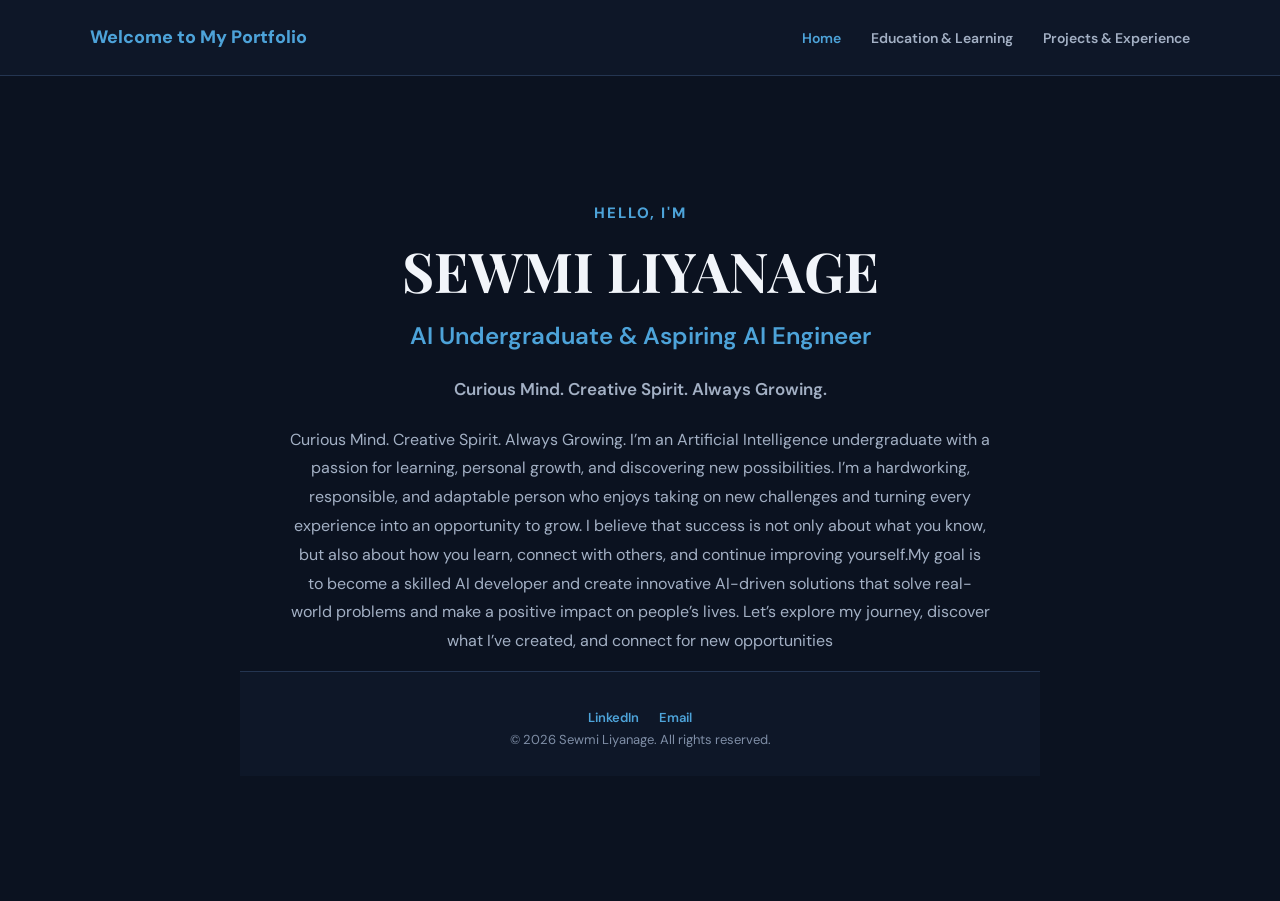
<file: index.html>
<!DOCTYPE html>
<html lang="en">

<head>
    <meta charset="UTF-8">
    <meta name="viewport" content="width=device-width, initial-scale=1.0">

    <title>My Portfolio | AI Undergraduate</title>

    <!-- Google Fonts -->
    <link rel="preconnect" href="https://fonts.googleapis.com">
    <link rel="preconnect" href="https://fonts.gstatic.com" crossorigin>

    <link
        href="https://fonts.googleapis.com/css2?family=DM+Sans:wght@400;500;600;700;800&family=Playfair+Display:wght@600;700&display=swap"
        rel="stylesheet">

    <!-- CSS -->
    <link rel="stylesheet" href="style.css">
</head>


<body>

    <!-- =========================
         NAVIGATION
    ========================== -->

    <header>

        <nav class="navbar">

            <div class="logo">
                Welcome to My Portfolio
            </div>

            <ul class="nav-links">

                <li>
                    <a href="index.html" class="active">
                        Home
                    </a>
                </li>

                <li>
                    <a href="education.html">
                        Education & Learning
                    </a>
                </li>

                <li>
                    <a href="experience.html">
                        Projects & Experience
                    </a>
                </li>

            </ul>

        </nav>

    </header>


    <!-- =========================
         HOME
    ========================== -->

    <main class="home">

        <section class="hero">

            <p class="intro">
                Hello, I'm
            </p>

            <h1>
                SEWMI LIYANAGE
            </h1>

            <h2>
                AI Undergraduate & Aspiring AI Engineer
            </h2>

            <h3>
                Curious Mind. Creative Spirit. Always Growing.
            </h3>


            <p class="hero-text">
               

Curious Mind. Creative Spirit. Always Growing.

I’m an Artificial Intelligence undergraduate with a passion for learning, personal growth, and discovering new possibilities. I’m a hardworking, responsible, and adaptable person who enjoys taking on new challenges and turning every experience into an opportunity to grow.

I believe that success is not only about what you know, but also about how you learn, connect with others, and continue improving yourself.My goal is to become a skilled AI developer and create innovative AI-driven solutions that solve real-world problems and make a positive impact on people’s lives.

Let’s explore my journey, discover what I’ve created, and connect for new opportunities

<footer>
    

    <p class="footer-links">
        <a href="https://www.linkedin.com/in/sewmi-liyanage" target="_blank" rel="noopener noreferrer">LinkedIn</a>
        <a href="mailto:snpliyanage987@gmail.com">Email</a>
    </p>
     <p>© 2026 Sewmi Liyanage. All rights reserved.</p>
</footer>
</file>
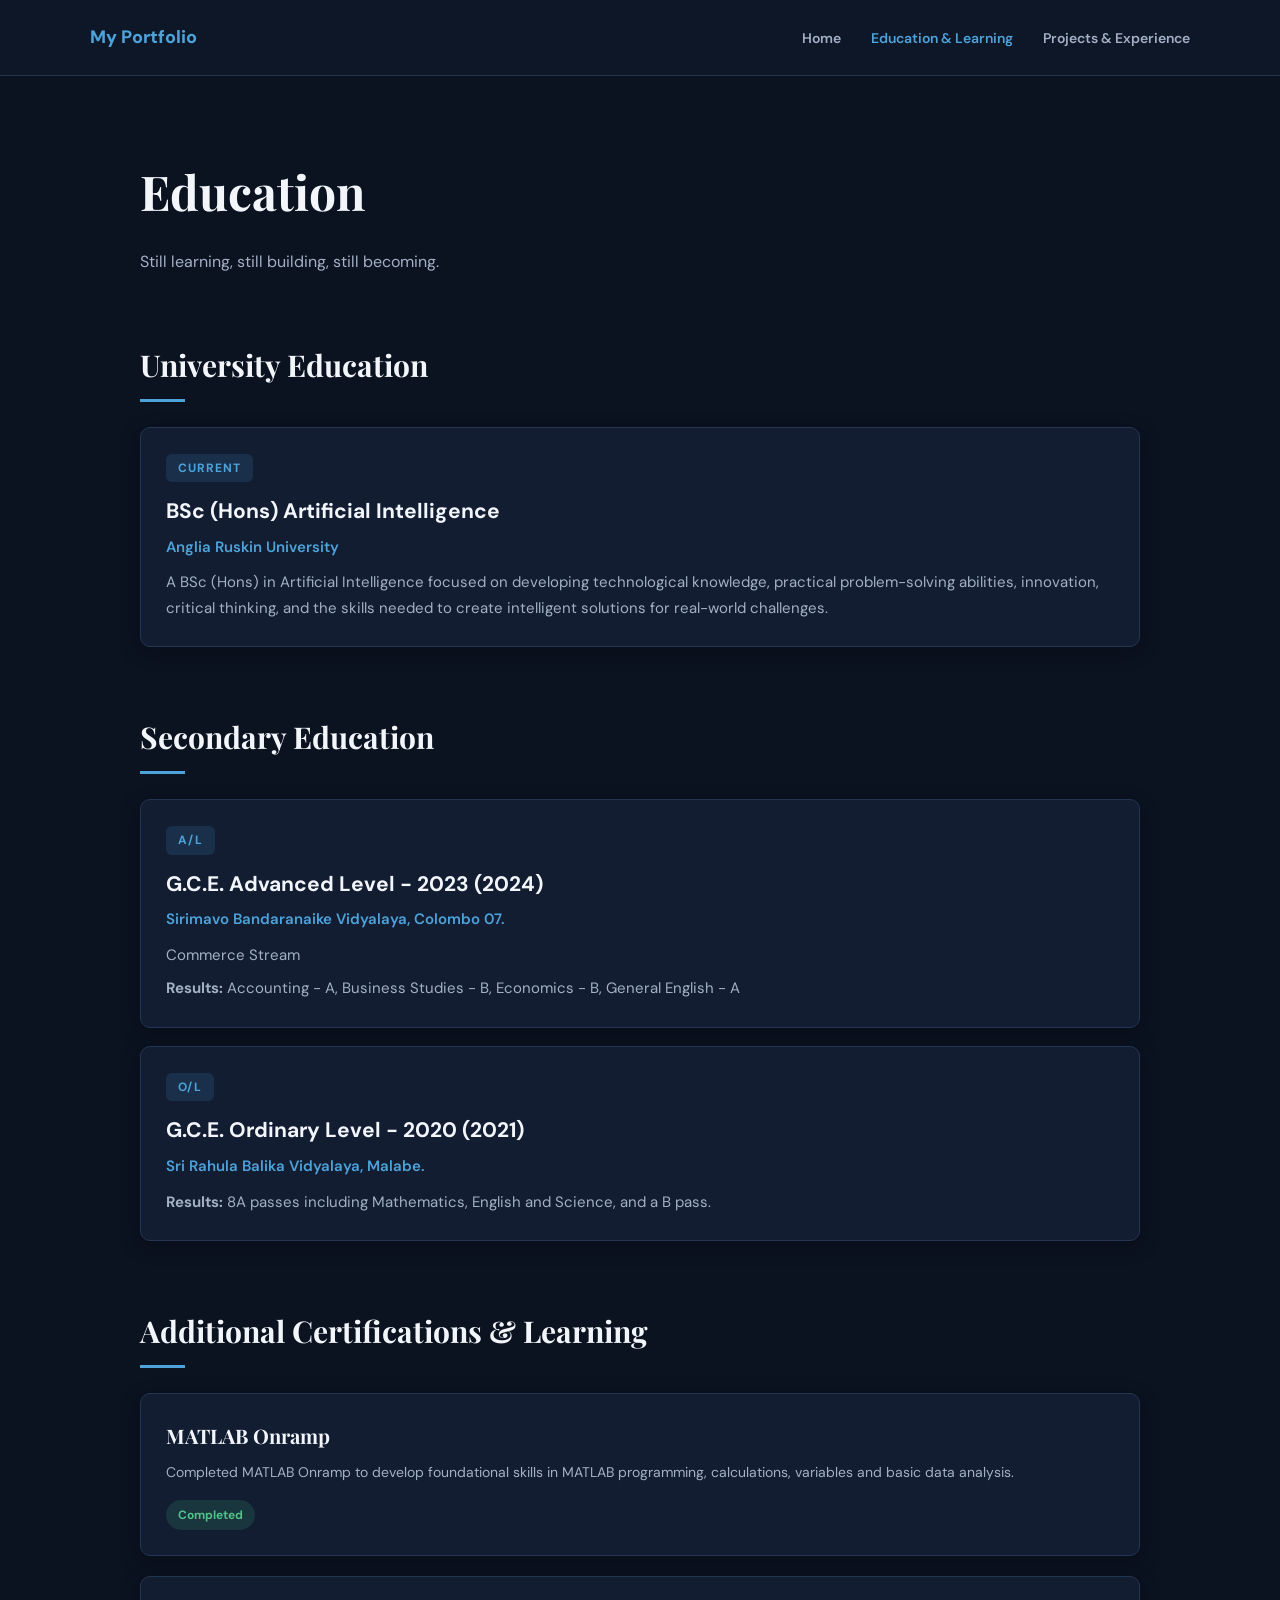
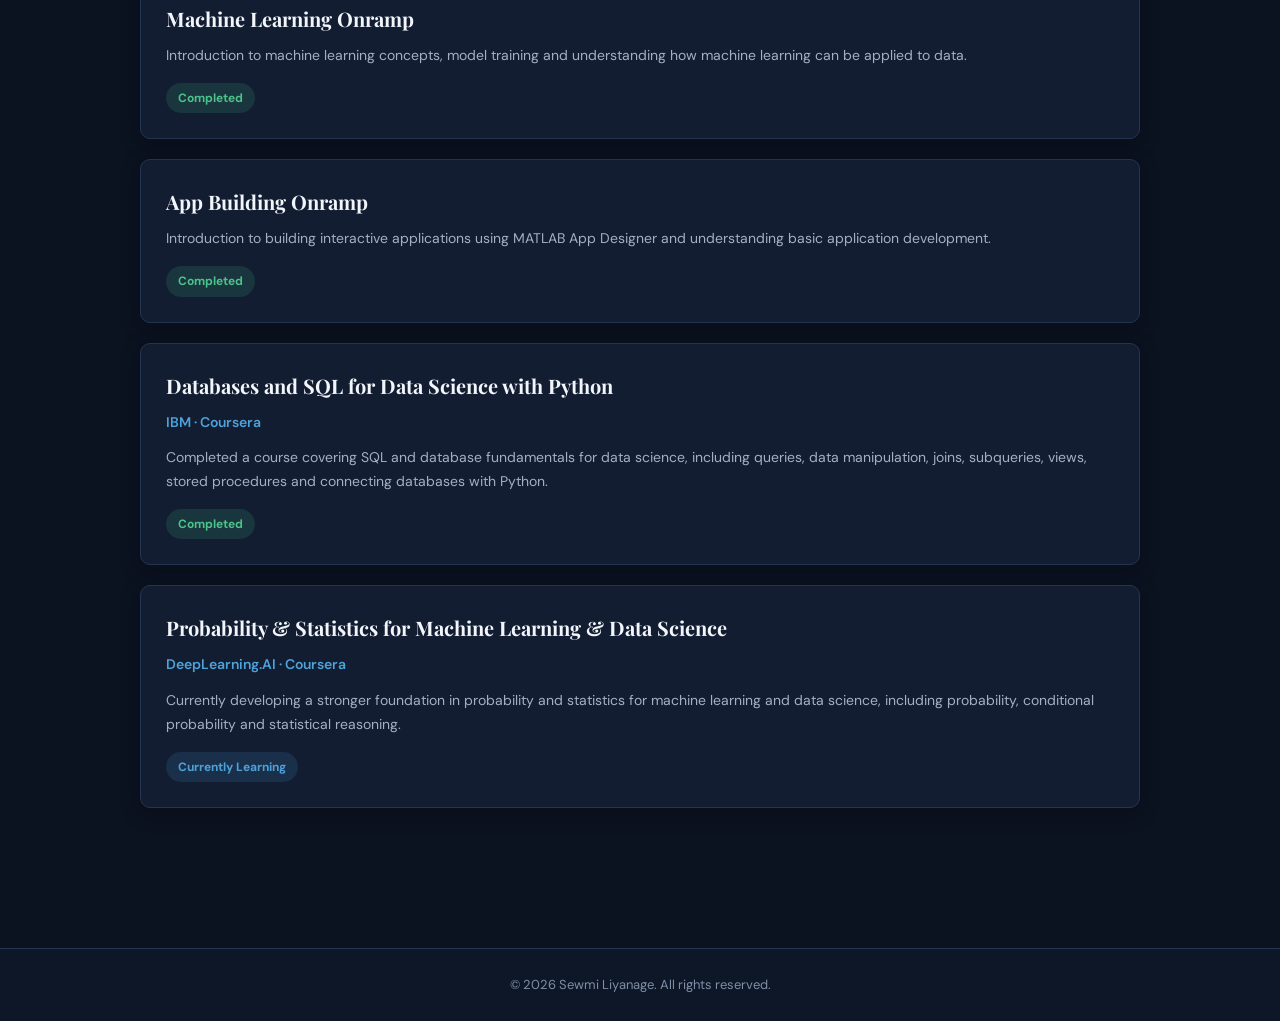
<file: education.html>
<!DOCTYPE html>
<html lang="en">
<head>
    <meta charset="UTF-8">
    <meta name="viewport" content="width=device-width, initial-scale=1.0">

    <title>Education & Learning | My Portfolio</title>

    <!-- Google Fonts -->
    <link rel="preconnect" href="https://fonts.googleapis.com">
    <link rel="preconnect" href="https://fonts.gstatic.com" crossorigin>
    <link href="https://fonts.googleapis.com/css2?family=DM+Sans:wght@400;500;600;700&family=Playfair+Display:wght@600;700&display=swap" rel="stylesheet">

    <link rel="stylesheet" href="style.css">
</head>

<body>

    <!-- Navigation -->
    <header>
        <nav class="navbar">

            <div class="logo">My Portfolio</div>

            <ul class="nav-links">
                <li><a href="index.html">Home</a></li>
                <li><a href="education.html" class="active">Education & Learning</a></li>
                <li><a href="experience.html">Projects & Experience</a></li>
            </ul>

        </nav>
    </header>


    <main class="page-container">

        <section class="page-heading">

            <h1>Education</h1>

            <p>
                Still learning, still building, still becoming.
            </p>

        </section>


        <!-- Current Degree -->
        <section class="content-section">

            <h2>University Education</h2>

            <div class="education-card">

                <div class="card-year">
                    CURRENT
                </div>

                <div>
                    <h3>BSc (Hons) Artificial Intelligence</h3>

                    <h4>Anglia Ruskin University</h4>

                    <p>
                        A BSc (Hons) in Artificial Intelligence focused on developing technological knowledge, practical problem-solving abilities, innovation, critical thinking, and the skills needed to create intelligent solutions for real-world challenges.
                    </p>
                </div>

            </div>

        </section>


        <!-- School Education -->
        <section class="content-section">

            <h2>Secondary Education</h2>

            <div class="education-card">

                <div class="card-year">
                    A/L
                </div>

                <div>
                    <h3>G.C.E. Advanced Level - 2023 (2024)</h3>

                    <h4>Sirimavo Bandaranaike Vidyalaya, Colombo 07.</h4>

                    <p>
                        Commerce Stream
                    </p>

                    <p>
                        <strong>Results:</strong>
                        Accounting - A,
                        Business Studies - B,
                        Economics - B,
                        General English - A
                    </p>
                </div>

            </div>


            <div class="education-card">

                <div class="card-year">
                    O/L
                </div>

                <div>
                    <h3>G.C.E. Ordinary Level - 2020 (2021)</h3>

                    <h4>Sri Rahula Balika Vidyalaya, Malabe.</h4>

                    <p>
                        <strong>Results:</strong>
                        8A passes including Mathematics, English and Science, and a B pass.
                    </p>
                </div>

            </div>

        </section>


        <!-- Additional Certifications & Learning -->
        <section class="content-section">

            <h2>Additional Certifications & Learning</h2>

            <div class="education-grid">

                <div class="education-card">
                    <h3>MATLAB Onramp</h3>
                    <p>
                        Completed MATLAB Onramp to develop foundational skills
                        in MATLAB programming, calculations, variables and
                        basic data analysis.
                    </p>

                    <span class="completed-status">Completed</span>
                </div>

                <div class="education-card">
                    <h3>Machine Learning Onramp</h3>
                    <p>
                        Introduction to machine learning concepts, model
                        training and understanding how machine learning
                        can be applied to data.
                    </p>

                    <span class="completed-status">Completed</span>
                </div>

                <div class="education-card">
                    <h3>App Building Onramp</h3>
                    <p>
                        Introduction to building interactive applications
                        using MATLAB App Designer and understanding basic
                        application development.
                    </p>

                    <span class="completed-status">Completed</span>
                </div>

                <div class="education-card">
                    <h3>Databases and SQL for Data Science with Python</h3>
                    <h4>IBM · Coursera</h4>
                    <p>
                        Completed a course covering SQL and database
                        fundamentals for data science, including queries,
                        data manipulation, joins, subqueries, views,
                        stored procedures and connecting databases with Python.
                    </p>

                    <span class="completed-status">Completed</span>
                </div>

                <div class="education-card">
                    <h3>Probability & Statistics for Machine Learning & Data Science</h3>
                    <h4>DeepLearning.AI · Coursera</h4>
                    <p>
                        Currently developing a stronger foundation in probability
                        and statistics for machine learning and data science,
                        including probability, conditional probability and
                        statistical reasoning.
                    </p>

                    <span class="learning-status">Currently Learning</span>
                </div>

            </div>

        </section>

    </main>


    <footer>
        <p>© 2026 Sewmi Liyanage. All rights reserved.</p>
    </footer>

</body>
</html>
</file>
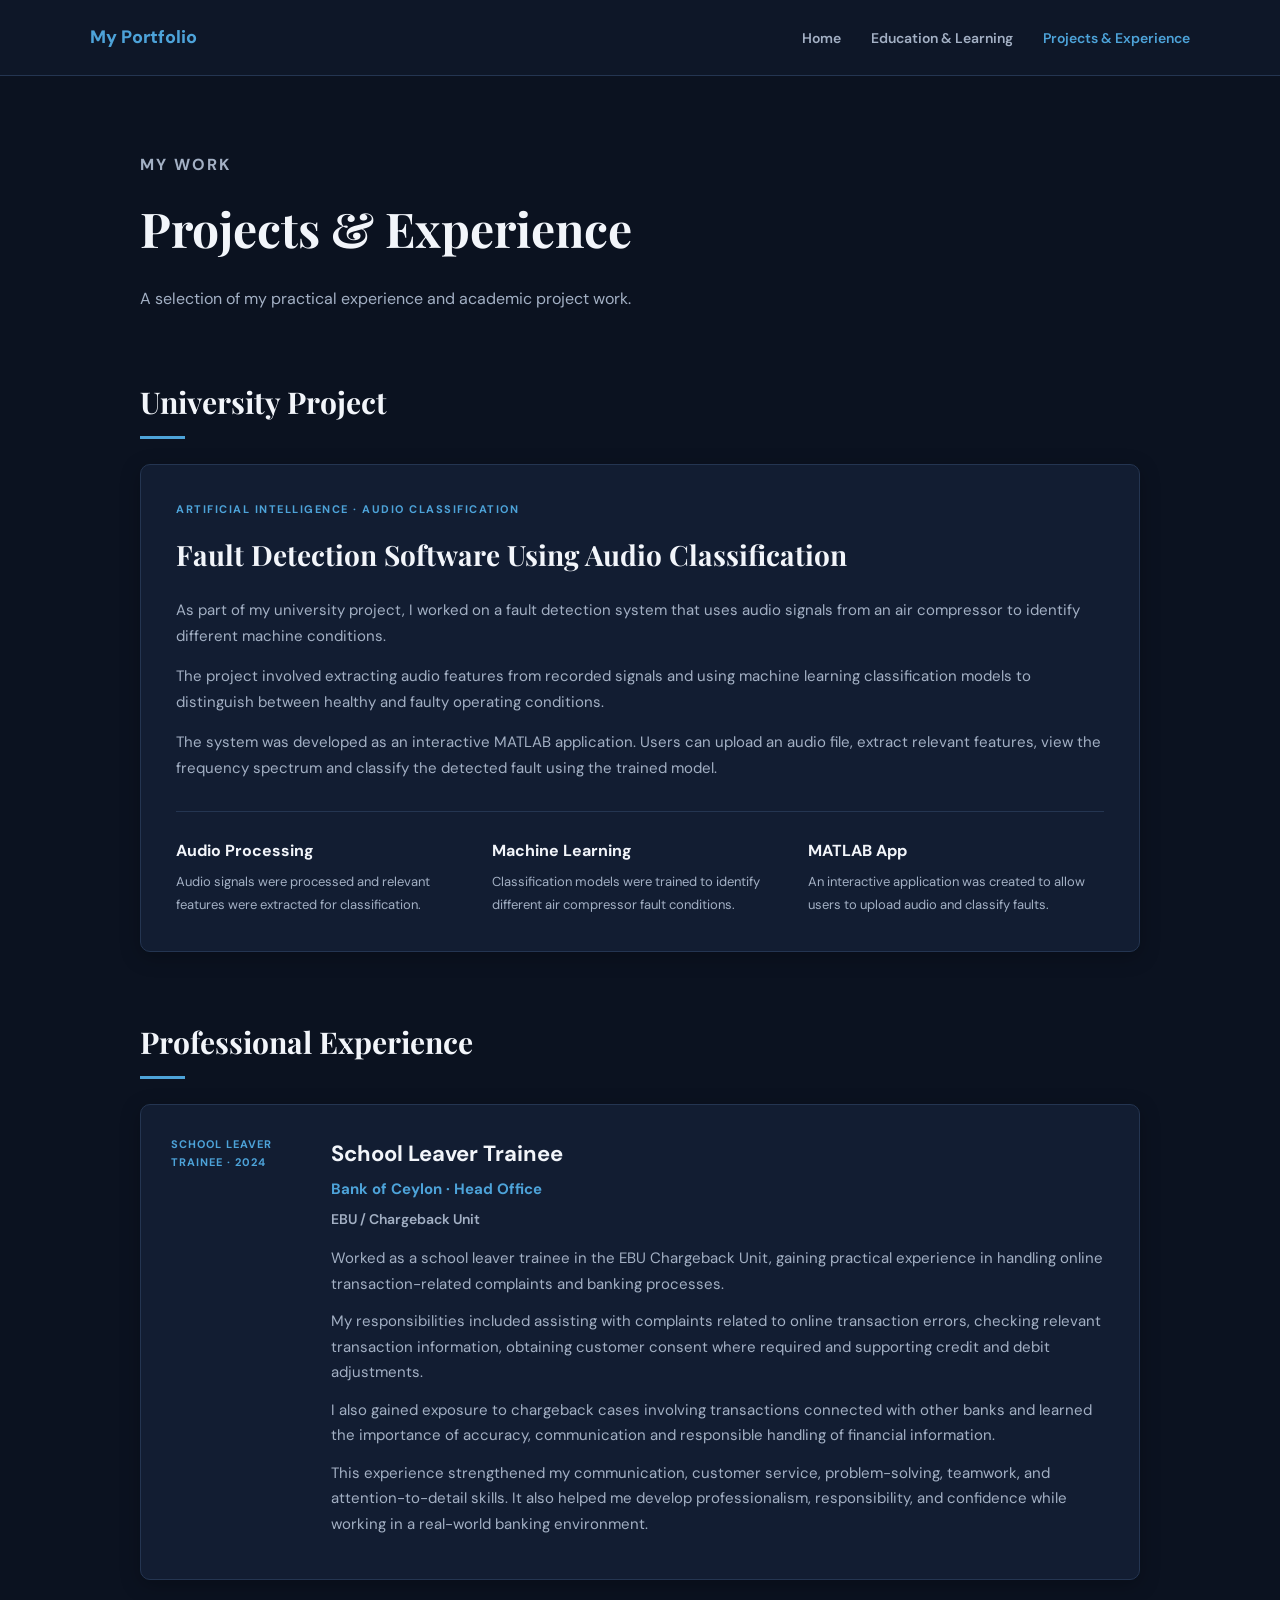
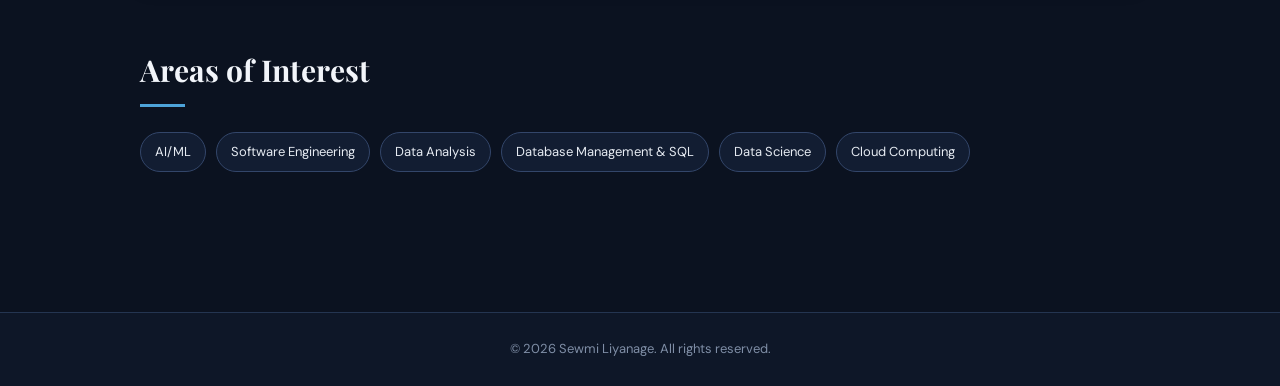
<file: experience.html>
<!DOCTYPE html>
<html lang="en">
<head>
    <meta charset="UTF-8">
    <meta name="viewport" content="width=device-width, initial-scale=1.0">

    <title>Projects & Experience | My Portfolio</title>

    <!-- Google Fonts -->
    <link rel="preconnect" href="https://fonts.googleapis.com">
    <link rel="preconnect" href="https://fonts.gstatic.com" crossorigin>
    <link href="https://fonts.googleapis.com/css2?family=DM+Sans:wght@400;500;600;700&family=Playfair+Display:wght@600;700&display=swap" rel="stylesheet">

    <link rel="stylesheet" href="style.css">
</head>

<body>

    <!-- Navigation -->
    <header>
        <nav class="navbar">

            <div class="logo">My Portfolio</div>

            <ul class="nav-links">
                <li><a href="index.html">Home</a></li>
                <li><a href="education.html">Education & Learning</a></li>
                <li><a href="experience.html" class="active">Projects & Experience</a></li>
            </ul>

        </nav>
    </header>


    <main class="page-container">

        <section class="page-heading">

            <p class="section-label">MY WORK</p>

            <h1>Projects & Experience</h1>

            <p>
                A selection of my practical experience and academic
                project work.
            </p>

        </section>


        <!-- Project -->
        <section class="content-section">

            <h2>University Project</h2>

            <div class="project-card">

                <div class="project-tag">
                    ARTIFICIAL INTELLIGENCE · AUDIO CLASSIFICATION
                </div>

                <h3>Fault Detection Software Using Audio Classification</h3>

                <p>
                    As part of my university project, I worked on a fault
                    detection system that uses audio signals from an
                    air compressor to identify different machine conditions.
                </p>

                <p>
                    The project involved extracting audio features from
                    recorded signals and using machine learning classification
                    models to distinguish between healthy and faulty
                    operating conditions.
                </p>

                <p>
                    The system was developed as an interactive MATLAB
                    application. Users can upload an audio file, extract
                    relevant features, view the frequency spectrum and
                    classify the detected fault using the trained model.
                </p>


                <div class="project-features">

                    <div>
                        <h4>Audio Processing</h4>
                        <p>
                            Audio signals were processed and relevant
                            features were extracted for classification.
                        </p>
                    </div>

                    <div>
                        <h4>Machine Learning</h4>
                        <p>
                            Classification models were trained to identify
                            different air compressor fault conditions.
                        </p>
                    </div>

                    <div>
                        <h4>MATLAB App</h4>
                        <p>
                            An interactive application was created to allow
                            users to upload audio and classify faults.
                        </p>
                    </div>

                </div>

            </div>

        </section>


        <!-- Experience -->
        <section class="content-section">

            <h2>Professional Experience</h2>

            <div class="experience-card">

                <div class="experience-date">
                    SCHOOL LEAVER TRAINEE · 2024
                </div>

                <div>

                    <h3>School Leaver Trainee</h3>

                    <h4>Bank of Ceylon · Head Office</h4>

                    <p class="role">
                        EBU / Chargeback Unit
                    </p>

                    <p>
                        Worked as a school leaver trainee in the EBU
                        Chargeback Unit, gaining practical experience in
                        handling online transaction-related complaints
                        and banking processes.
                    </p>

                    <p>
                        My responsibilities included assisting with
                        complaints related to online transaction errors,
                        checking relevant transaction information,
                        obtaining customer consent where required and
                        supporting credit and debit adjustments.
                    </p>

                    <p>
                        I also gained exposure to chargeback cases involving
                        transactions connected with other banks and learned
                        the importance of accuracy, communication and
                        responsible handling of financial information.

                    </p>
                    <p>This experience strengthened my communication, customer service, problem-solving, teamwork, and attention-to-detail skills. It also helped me develop professionalism, responsibility, and confidence while working in a real-world banking environment.</p>

                </div>

            </div>

        </section>


        <!-- Skills -->
        <section class="content-section">

            <h2>Areas of Interest</h2>

            <div class="skills">

                <span>AI/ML</span>
                <span>Software Engineering</span>
                <span>Data Analysis</span>
                <span>Database Management & SQL</span>
                <span>Data Science</span>
                <span>Cloud Computing</span>

            </div>

        </section>

    </main>


    <footer>
        <p>© 2026 Sewmi Liyanage. All rights reserved.</p>
    </footer>

</body>
</html>
</file>
<file: style.css>
:root {
    --bg: #0b1220;
    --bg-header: #0e1728;
    --surface: #121d32;
    --border: #243551;
    --border-soft: #33466a;

    --accent: #4da3d9;
    --accent-hover: #6bb6e6;
    --accent-dark: #0b1220;
    --accent-tint: rgba(77, 163, 217, 0.14);

    --text-strong: #f2f5fa;
    --text: #e6ebf2;
    --text-muted: #a3b0c4;
    --text-soft: #7f8ea6;
}



  /* BASIC SETTINGS*/


* {
    margin: 0;
    padding: 0;
    box-sizing: border-box;
}

html {
    scroll-behavior: smooth;
}

body {
    font-family: "DM Sans", sans-serif;
    background-color: var(--bg);
    color: var(--text);
    line-height: 1.7;
}

a:focus-visible,
button:focus-visible {
    outline: 2px solid var(--accent);
    outline-offset: 3px;
}



/*NAVIGATION*/


header {
    background-color: var(--bg-header);
    border-bottom: 1px solid var(--border);

    position: sticky;
    top: 0;

    z-index: 50;
}

.navbar {
    max-width: 1150px;
    min-height: 75px;
    margin: auto;
    padding: 0 25px;

    display: flex;
    align-items: center;
    justify-content: space-between;
}

.logo {
    color: var(--accent);
    font-size: 18px;
    font-weight: 800;
}

.nav-links {
    list-style: none;
    display: flex;
    gap: 30px;
}

.nav-links a {
    text-decoration: none;
    color: var(--text-muted);
    font-size: 14px;
    font-weight: 600;
    transition: 0.3s;
}

.nav-links a:hover,
.nav-links a.active {
    color: var(--accent);
}


/* HOME PAGE */

.home {
    min-height: calc(100vh - 75px);
    max-width: 1150px;
    margin: auto;
    padding: 80px 25px;

    display: flex;
    align-items: center;
    justify-content: center;
}

.hero {
    width: 100%;
    max-width: 800px;
    margin: 0 auto;
    text-align: center;
}

.intro {
    color: var(--accent);
    font-size: 15px;
    font-weight: 800;
    letter-spacing: 2px;
    text-transform: uppercase;
    margin-bottom: 14px;
}

.hero h1 {
    font-family: "Playfair Display", serif;
    font-size: 55px;
    line-height: 1.1;
    color: var(--text-strong);
    margin-bottom: 15px;
}

.hero h2 {
    font-size: 24px;
    font-weight: 600;
    color: var(--accent);
    margin-bottom: 18px;
}

.hero h3 {
    font-size: 17px;
    font-weight: 600;
    color: var(--text-muted);
    margin-bottom: 22px;
}

.hero-text {
    max-width: 700px;
    color: var(--text-muted);
    font-size: 16px;
    line-height: 1.8;
    margin-left: auto;
    margin-right: auto;
    margin-bottom: 15px;
}


/* BUTTONS */

.hero-buttons {
    display: flex;
    justify-content: center;
    gap: 15px;
    margin-top: 30px;
}

.hero-buttons .button {
    display: inline-block;
    padding: 12px 24px;
    border-radius: 7px;

    background-color: var(--accent);
    color: var(--accent-dark);
    border: 1px solid var(--accent);

    font-size: 14px;
    font-weight: 700;
    text-decoration: none;

    transition: all 0.3s ease;
}

.hero-buttons .button:hover {
    background-color: var(--accent-hover);
    border-color: var(--accent-hover);
    transform: translateY(-2px);
    box-shadow: 0 6px 18px rgba(77, 163, 217, 0.25);
}

/*GENERAL PAGES */

.page-container {
    max-width: 1050px;
    margin: auto;
    padding: 75px 25px;
}

.page-heading {
    max-width: 750px;
    margin-bottom: 65px;
}

.section-label {
    color: var(--accent);
    font-size: 13px;
    font-weight: 700;
    letter-spacing: 2px;
    margin-bottom: 10px;
}

.page-heading h1 {
    font-family: "Playfair Display", serif;
    font-size: 48px;
    color: var(--text-strong);
    margin-bottom: 15px;
}

.page-heading p {
    color: var(--text-muted);
    font-size: 16px;
}


/* SECTIONS */

.content-section {
    margin-bottom: 65px;
}

.content-section > h2 {
    font-family: "Playfair Display", serif;
    font-size: 30px;
    color: var(--text-strong);
    margin-bottom: 25px;
}

.content-section > h2::after {
    content: "";
    display: block;
    width: 45px;
    height: 3px;
    background-color: var(--accent);
    margin-top: 8px;
}


/*
 */

.education-card {
    background-color: var(--surface);
    border: 1px solid var(--border);
    border-radius: 10px;
    padding: 25px;
    margin-bottom: 18px;
    box-shadow: 0 5px 20px rgba(0, 0, 0, 0.25);
}

.education-card h3 {
    color: var(--text-strong);
    font-size: 21px;
    margin-bottom: 5px;
}

.education-card h4 {
    color: var(--accent);
    font-size: 15px;
    font-weight: 600;
    margin-bottom: 10px;
}

.education-card p {
    color: var(--text-muted);
    font-size: 15px;
}

.education-card p + p {
    margin-top: 8px;
}

.card-year {
    display: inline-block;
    margin-bottom: 12px;
    padding: 4px 12px;
    border-radius: 6px;

    background-color: var(--accent-tint);
    color: var(--accent);

    font-size: 12px;
    font-weight: 700;
    letter-spacing: 1px;
}


/* EDUCATION / CERTIFICATIONS */

.education-grid {
    display: grid;
    grid-template-columns: 1fr;
    gap: 20px;
    margin-top: 25px;
}


.education-grid.two-column {
    grid-template-columns: repeat(2, 1fr);
}

.education-grid .education-card {
    margin-bottom: 0;
    transition: 0.3s;
}

.education-grid .education-card:hover {
    transform: translateY(-4px);
    border-color: var(--accent);
    box-shadow: 0 10px 25px rgba(0, 0, 0, 0.35);
}

.education-grid .education-card h3 {
    font-family: "Playfair Display", serif;
    font-size: 20px;
    color: var(--text-strong);
    margin-bottom: 8px;
}

.education-grid .education-card h4 {
    color: var(--accent);
    font-size: 14px;
    margin-bottom: 12px;
}

.education-grid .education-card p {
    color: var(--text-muted);
    font-size: 14px;
    line-height: 1.7;
}


/*  CURRENTLY LEARNING */

.learning-status,
.completed-status {
    display: inline-block;
    margin-top: 15px;
    padding: 5px 12px;
    border-radius: 20px;

    font-size: 12px;
    font-weight: 700;
}

.learning-status {
    background-color: var(--accent-tint);
    color: var(--accent);
}

.completed-status {
    background-color: rgba(76, 195, 138, 0.14);
    color: #4cc38a;
}


/* PROJECT*/

.project-card {
    background-color: var(--surface);
    border: 1px solid var(--border);
    border-radius: 10px;
    padding: 35px;
    box-shadow: 0 5px 20px rgba(0, 0, 0, 0.25);
}

.project-tag {
    color: var(--accent);
    font-size: 11px;
    font-weight: 700;
    letter-spacing: 1.5px;
    margin-bottom: 12px;
}

.project-card h3 {
    font-family: "Playfair Display", serif;
    font-size: 28px;
    color: var(--text-strong);
    margin-bottom: 20px;
}

.project-card > p {
    color: var(--text-muted);
    font-size: 15px;
    margin-bottom: 15px;
}

.project-features {
    display: grid;
    grid-template-columns: repeat(3, 1fr);
    gap: 20px;
    margin-top: 30px;
    padding-top: 25px;
    border-top: 1px solid var(--border);
}

.project-features h4 {
    color: var(--text-strong);
    margin-bottom: 7px;
    font-size: 16px;
}

.project-features p {
    color: var(--text-muted);
    font-size: 13px;
}


/* EXPERIENCE*/

.experience-card {
    background-color: var(--surface);
    border: 1px solid var(--border);
    border-radius: 10px;
    padding: 30px;

    display: grid;
    grid-template-columns: 130px 1fr;
    gap: 30px;

    box-shadow: 0 5px 20px rgba(0, 0, 0, 0.25);
}

.experience-date {
    color: var(--accent);
    font-size: 11px;
    font-weight: 700;
    letter-spacing: 1px;
}

.experience-card h3 {
    color: var(--text-strong);
    font-size: 22px;
    margin-bottom: 5px;
}

.experience-card h4 {
    color: var(--accent);
    font-size: 15px;
    margin-bottom: 5px;
}

.experience-card .role {
    color: var(--text-muted);
    font-size: 14px;
    font-weight: 600;
    margin-bottom: 15px;
}

.experience-card p {
    color: var(--text-muted);
    font-size: 15px;
    margin-bottom: 12px;
}


/* SKILLS */

.skills {
    display: flex;
    flex-wrap: wrap;
    gap: 10px;
}

.skills span {
    background-color: var(--surface);
    border: 1px solid var(--border-soft);
    color: var(--text);
    padding: 8px 14px;
    border-radius: 20px;
    font-size: 13px;
    transition: border-color 0.3s, color 0.3s;
}

.skills span:hover {
    border-color: var(--accent);
    color: var(--accent);
}


/*FOOTER*/

footer {
    background-color: var(--bg-header);
    border-top: 1px solid var(--border);
    text-align: center;
    padding: 25px;
    color: var(--text-soft);
    font-size: 13px;
}

.footer-links {
    margin-top: 10px;
    display: flex;
    justify-content: center;
    gap: 20px;
}

footer a {
    color: var(--accent);
    text-decoration: none;
    font-weight: 600;
}

footer a:hover {
    color: var(--accent-hover);
    text-decoration: underline;
}


/* RESPONSIVE DESIGN */

@media (max-width: 800px) {

    .navbar {
        flex-direction: column;
        gap: 15px;
        padding: 20px;
    }

    .nav-links {
        gap: 15px;
        flex-wrap: wrap;
        justify-content: center;
    }

    .home {
        padding-top: 50px;
    }

    .hero h1 {
        font-size: 48px;
    }

    .hero h2 {
        font-size: 20px;
    }

    .hero h3 {
        font-size: 15px;
    }

    .education-grid,
    .education-grid.two-column {
        grid-template-columns: 1fr;
    }

    .project-features {
        grid-template-columns: 1fr;
    }

    .experience-card {
        grid-template-columns: 1fr;
        gap: 10px;
    }

    .page-heading h1 {
        font-size: 38px;
    }

    .hero-buttons {
        flex-direction: column;
        align-items: center;
    }
}


/* REDUCED MOTION */

@media (prefers-reduced-motion: reduce) {
    html {
        scroll-behavior: auto;
    }

    * {
        transition: none !important;
    }
}
</file>
